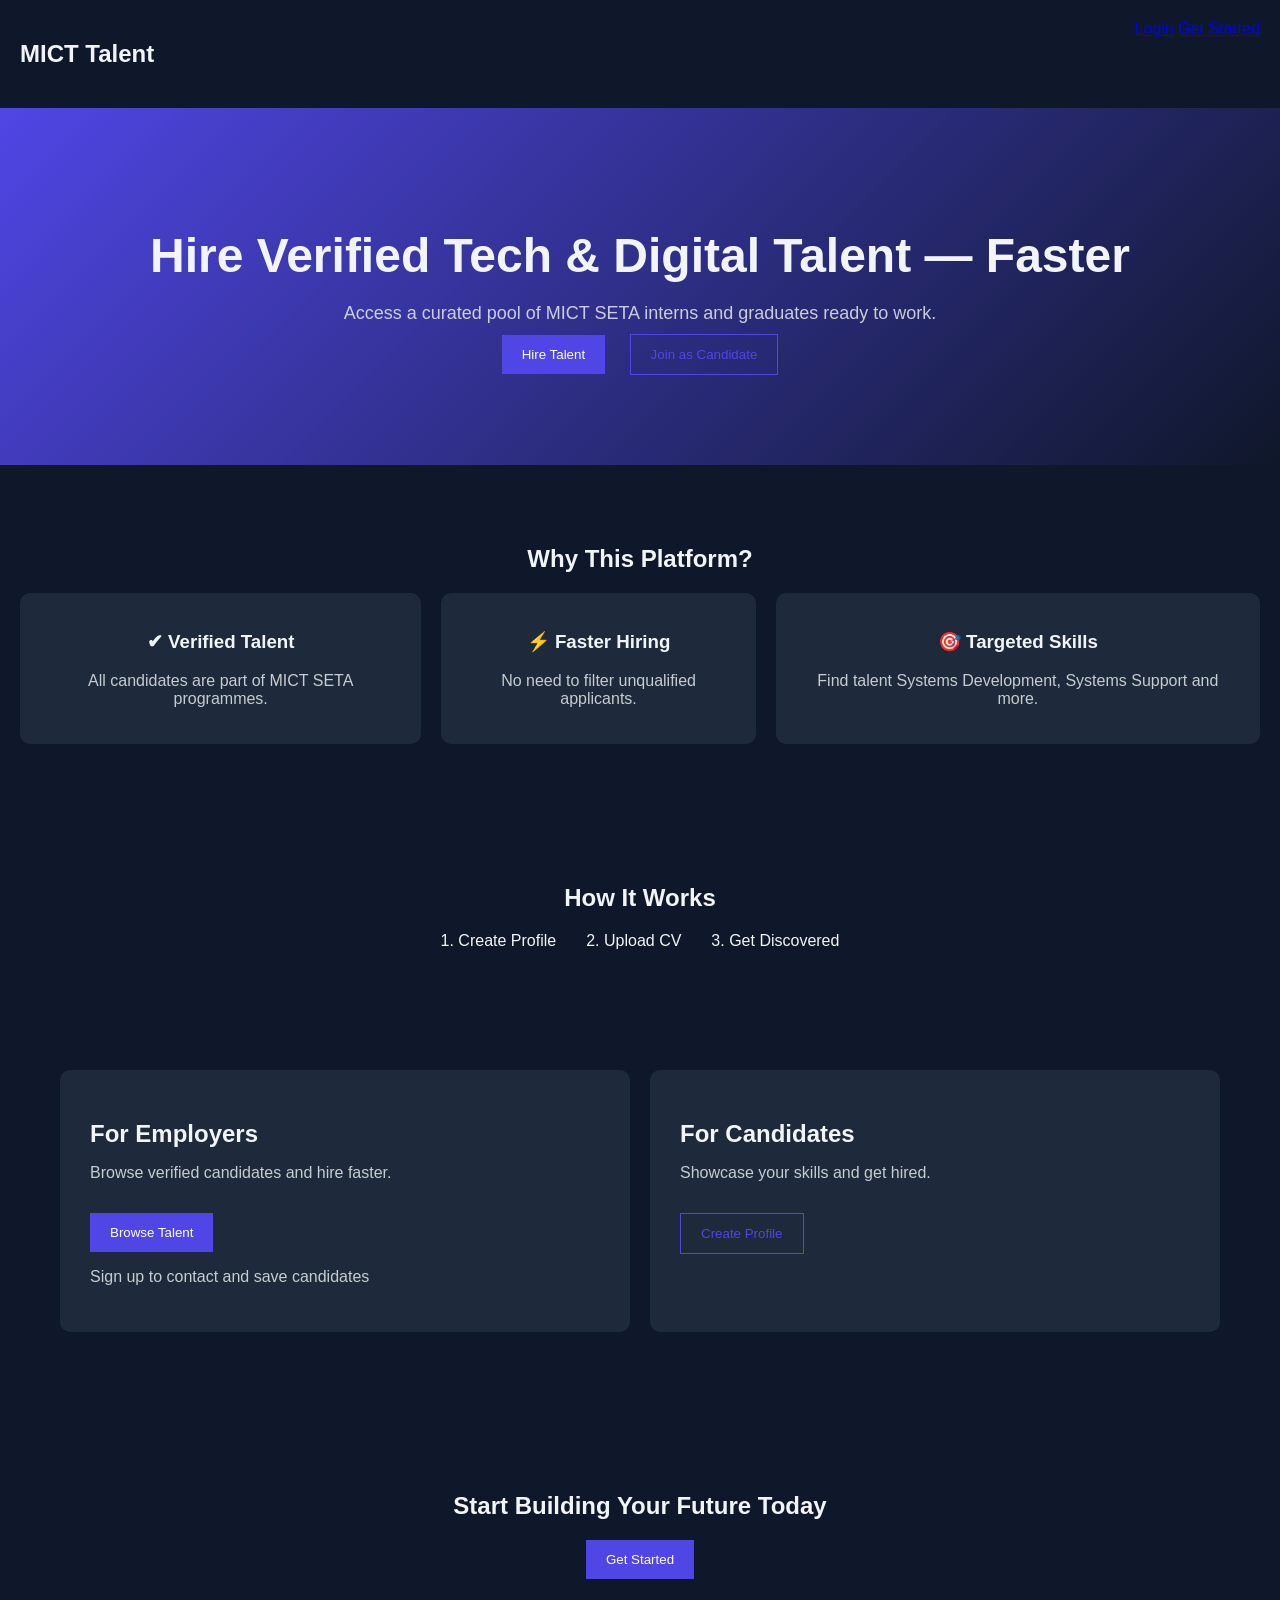
<file: index.html>
<!DOCTYPE html>
<html lang="en">
<head>
    <meta charset="UTF-8">
    <meta name="viewport" content="width=device-width, initial-scale=1.0">
     <link rel="stylesheet" href="style.css" />
    <title>Talent Marketplace</title>
</head>
<body>

  <!-- NAVBAR -->
  <nav class="navbar">
    <h1>MICT Talent</h1>
    <div>
      <a href="#">Login</a>
      <a href="register.html" class="btn">Get Started</a>
    </div>
  </nav>

  <!-- HERO -->
  <section class="hero">
   <h2>Hire Verified Tech & Digital Talent — Faster</h2>
<p>
  Access a curated pool of MICT SETA interns and graduates ready to work.
</p>

    <div class="hero-buttons">
      <button class="primary">Hire Talent</button>
      <button class="secondary">Join as Candidate</button>
    </div>
  </section>

  <!-- VALUE SECTION -->
  <section class="value">
    <h2>Why This Platform?</h2>
    <div class="value-grid">
      <div class="value-card">
        <h3>✔ Verified Talent</h3>
        <p>All candidates are part of MICT SETA programmes.</p>
      </div>

      <div class="value-card">
        <h3>⚡ Faster Hiring</h3>
        <p>No need to filter unqualified applicants.</p>
      </div>

      <div class="value-card">
        <h3>🎯 Targeted Skills</h3>
        <p>Find talent Systems Development, Systems Support and more.</p>
      </div>
    </div>
  </section>

  <!-- HOW IT WORKS -->
  <section class="how">
    <h2>How It Works</h2>
    <div class="steps">
      <div>1. Create Profile</div>
      <div>2. Upload CV</div>
      <div>3. Get Discovered</div>
    </div>
  </section>

  <!-- SPLIT SECTION -->
  <section class="split">
    
    <div class="split-card">
      <h2>For Employers</h2>
      <p>Browse verified candidates and hire faster.</p>
      <a href="employer-register.html">
    <button class="primary">Browse Talent</button>
  </a>
  <p class="small-text">Sign up to contact and save candidates</p>
    </div>

    <div class="split-card">
      <h2>For Candidates</h2>
      <p>Showcase your skills and get hired.</p>
       <a href="register.html">
    <button class="secondary">Create Profile</button>
  </a>
    </div>

  </section>

  <!-- CTA -->
  <section class="cta">
    <h2>Start Building Your Future Today</h2>
    <a href="register.html">
    <button class="primary">Get Started</button>
</a>  
</section>

</body>
</html>
</file>
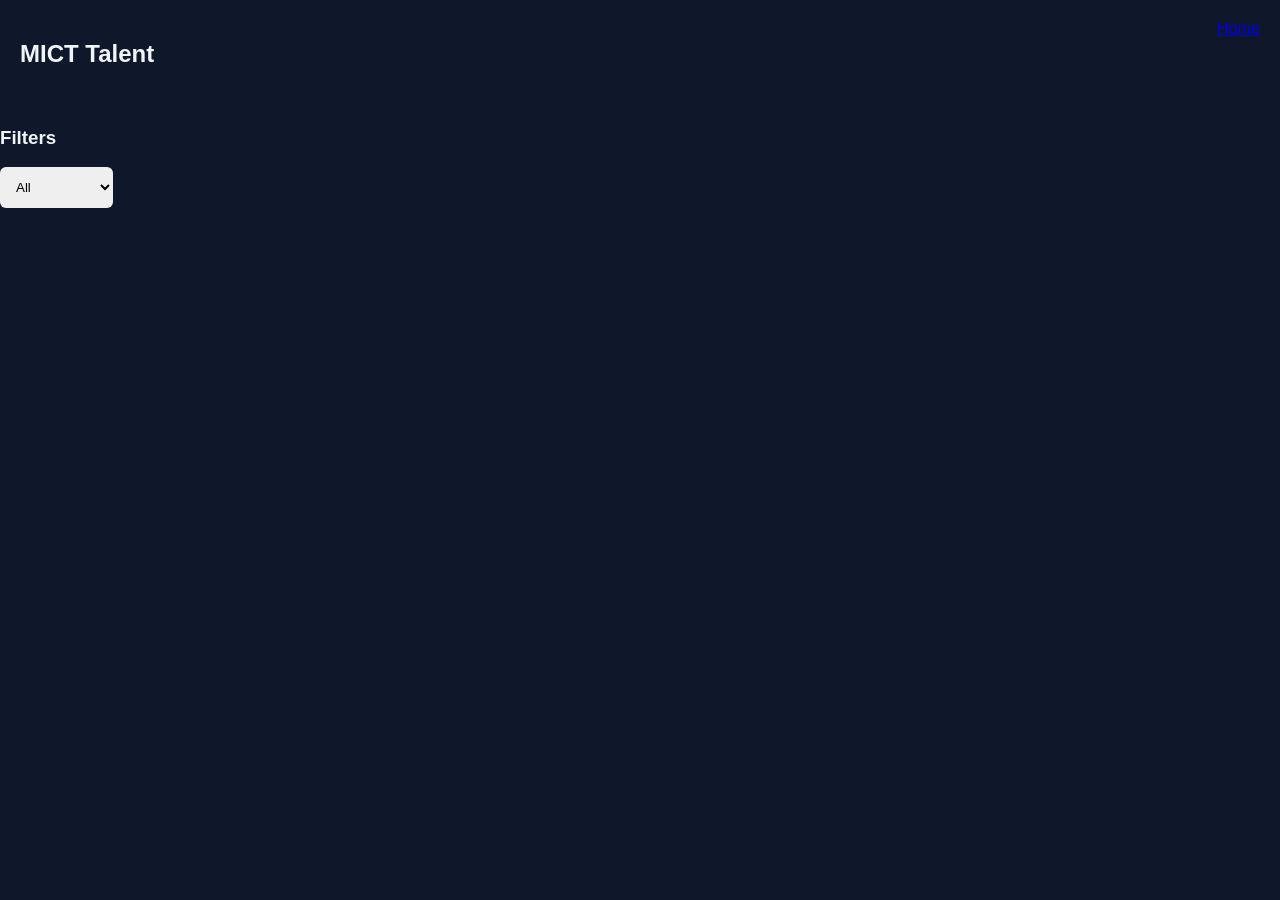
<file: browse.html>
<!DOCTYPE html>
<html>
<head>
  <title>Browse Talent</title>
  <link rel="stylesheet" href="style.css">
</head>

<body>

  <nav class="navbar">
    <h1>MICT Talent</h1>
    <a href="index.html">Home</a>
  </nav>

  <div class="main">

    <aside class="sidebar">
      <h3>Filters</h3>

      <select id="statusFilter">
        <option value="all">All</option>
        <option value="Completed Internship">Completed</option>
        <option value="Currently Doing Internship">In Progress</option>
      </select>
    </aside>

    <section class="content">
      <div id="candidateList"></div>
    </section>

  </div>

  <script src="data.js"></script>
  <script src="app.js"></script>

</body>
</html>
</file>
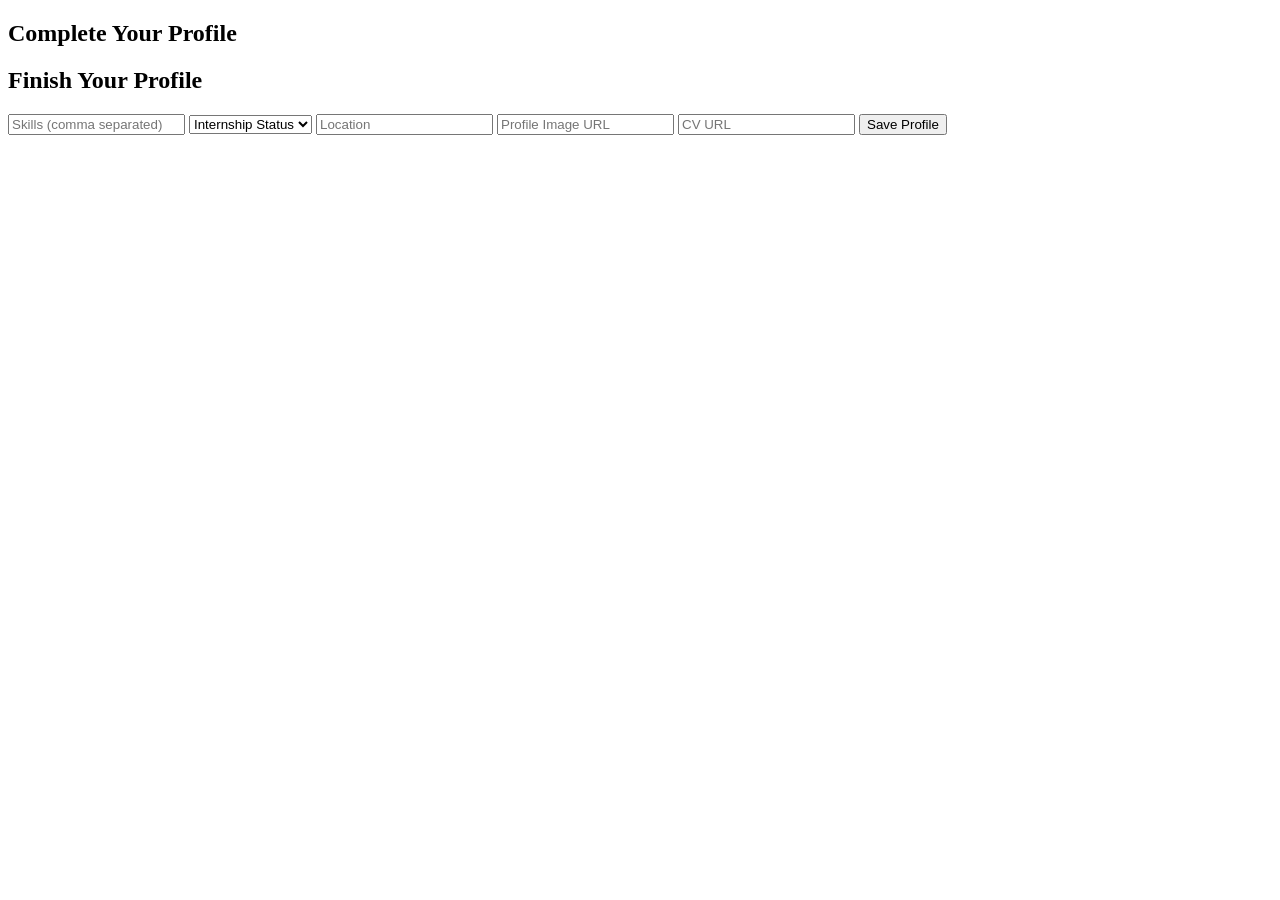
<file: complete-profile.html>
<!DOCTYPE html>
<html lang="en">
<head>
    <meta charset="UTF-8">
    <meta name="viewport" content="width=device-width, initial-scale=1.0">
    <title>Document</title>
</head>


<body>

  <nav class="navbar">
    <h1>Complete Your Profile</h1>
  </nav>

  <div class="form-container">
    <h2>Finish Your Profile</h2>

    <form id="profileForm">

      <input type="text" id="skills" placeholder="Skills (comma separated)" required />

      <select id="status" required>
        <option value="">Internship Status</option>
        <option value="Completed Internship">Completed</option>
        <option value="Currently Doing Internship">In Progress</option>
      </select>

      <input type="text" id="location" placeholder="Location" />

      <input type="text" id="image" placeholder="Profile Image URL" />

      <input type="text" id="cv" placeholder="CV URL" />

      <button type="submit" class="primary">Save Profile</button>

    </form>
  </div>

  <script src="complete-profile.js"></script>


</body>
</html>
</file>
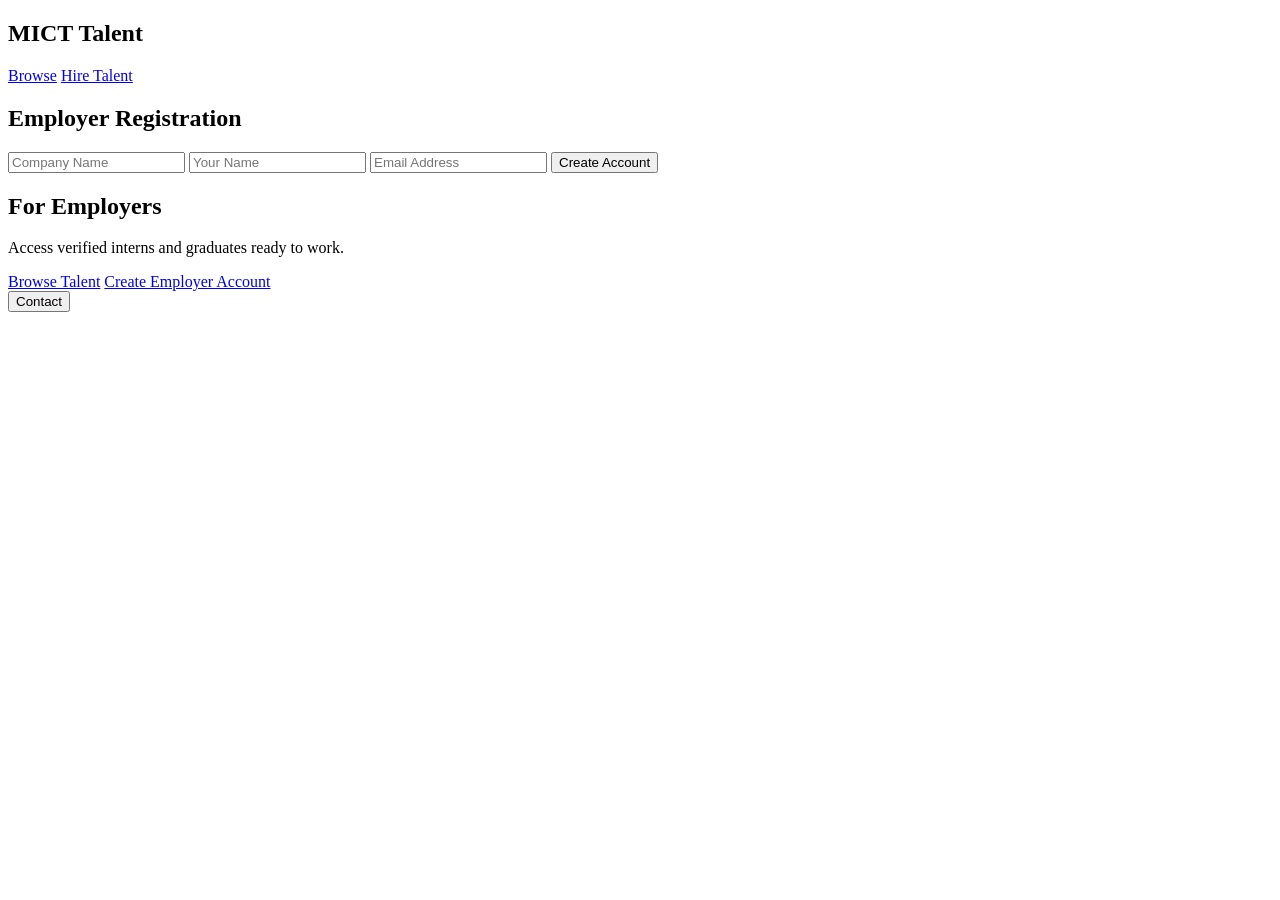
<file: employer-register.html>
<!DOCTYPE html>
<html lang="en">
<head>
    <meta charset="UTF-8">
    <meta name="viewport" content="width=device-width, initial-scale=1.0">
    <link href="style.css">
    <title>Document</title>
</head>
<body>

    <nav class="navbar">
  <h1>MICT Talent</h1>
  <div>
    <a href="browse.html">Browse</a>
    <a href="employer-register.html" class="btn primary">Hire Talent</a>
  </div>
</nav>

    <div class="form-container">
  <h2>Employer Registration</h2>

  <form id="employerForm">

    <input type="text" id="company" placeholder="Company Name" required />

    <input type="text" id="name" placeholder="Your Name" required />

    <input type="email" id="email" placeholder="Email Address" required />

    <button type="submit" class="primary">Create Account</button>

  </form>
</div>

<div class="split-card">
  <h2>For Employers</h2>
  <p>Access verified interns and graduates ready to work.</p>
  
  <a href="browse.html" class="btn secondary">Browse Talent</a>
  <a href="employer-register.html" class="btn primary">Create Employer Account</a>
</div>

<button onclick="contactCandidate()">Contact</button>
</body>
</html>
</file>
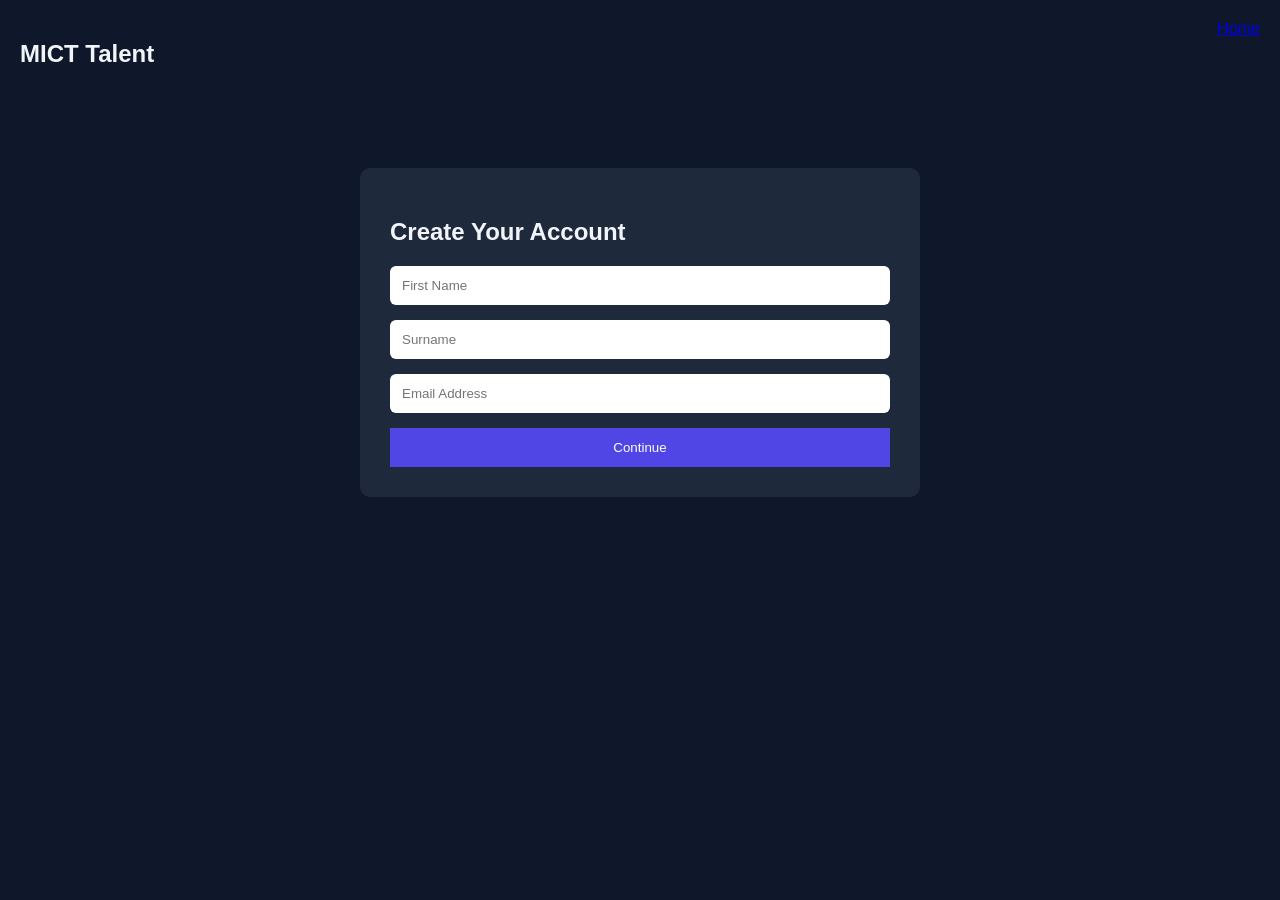
<file: register.html>
<!DOCTYPE html>
<html>
<head>
  <title>Register</title>
  <link rel="stylesheet" href="style.css">
</head>

<body>

  <nav class="navbar">
    <h1>MICT Talent</h1>
    <a href="index.html">Home</a>
  </nav>

  <div class="form-container">
  <h2>Create Your Account</h2>

  <form id="registerForm">

    <input type="text" id="name" placeholder="First Name" required />

    <input type="text" id="surname" placeholder="Surname" required />

    <input type="email" id="email" placeholder="Email Address" required />

    <button type="submit" class="primary">Continue</button>

  </form>
</div>

  <script src="data.js"></script>
  <script src="register.js"></script>

</body>
</html>
</file>
<file: style.css>
body {
  margin: 0;
  font-family: Arial, sans-serif;
  background: #0f172a;
  color: #f1f5f9;
}

/* NAVBAR */
.navbar {
  display: flex;
  justify-content: space-between;
  padding: 20px;
}

section {
  padding: 80px 40px;
}

h2 {
  margin-bottom: 20px;
}

p {
  opacity: 0.8;
}

/* HERO */
.hero {
  text-align: center;
  padding: 80px 20px;
  background: linear-gradient(135deg, #4f46e5, #0f172a);
}

.hero h2 {
  font-size: 48px;
  font-weight: bold;
}

.hero p {
  font-size: 18px;
  max-width: 600px;
  margin: 0 auto;
}

.hero-buttons button {
  margin: 10px;
}

/* BUTTONS */
.primary {
  background: #4f46e5;
  color: white;
  padding: 12px 20px;
  border: none;
}

.secondary {
  background: transparent;
  border: 1px solid #4f46e5;
  color: #4f46e5;
  padding: 12px 20px;
}

/* VALUE */
.value {
  padding: 60px 20px;
  text-align: center;
}

.value-grid {
  display: flex;
  gap: 20px;
  justify-content: center;
}

.value-card {
  background: #1e293b;
  padding: 20px;
  border-radius: 10px;
}

/* HOW */
.how {
  text-align: center;
  padding: 60px;
}

.steps {
  display: flex;
  justify-content: center;
  gap: 30px;
}

/* SPLIT */
.split {
  display: flex;
  gap: 20px;
  padding: 60px;
}

.split-card {
  flex: 1;
  background: #1e293b;
  padding: 30px;
  border-radius: 10px;
}

button {
  transition: all 0.3s ease;
}

.primary:hover {
  background: #4338ca;
  transform: translateY(-2px);
}

.secondary:hover {
  background: #4f46e5;
  color: white;
}

/* Cards hover */
.value-card,
.split-card {
  transition: transform 0.3s ease, box-shadow 0.3s ease;
}

.value-card:hover,
.split-card:hover {
  transform: translateY(-5px);
  box-shadow: 0 10px 30px rgba(0,0,0,0.3);
}

.split-card h2 {
  margin-bottom: 10px;
}

.split-card button {
  margin-top: 15px;
}

.form-container {
  max-width: 500px;
  margin: 60px auto;
  background: #1e293b;
  padding: 30px;
  border-radius: 10px;
}

form {
  display: flex;
  flex-direction: column;
  gap: 15px;
}

input, select {
  padding: 12px;
  border-radius: 6px;
  border: none;
  outline: none;
}

input:focus, select:focus {
  border: 2px solid #4f46e5;
}

/* CTA */
.cta {
  text-align: center;
  padding: 80px;
}
</file>
